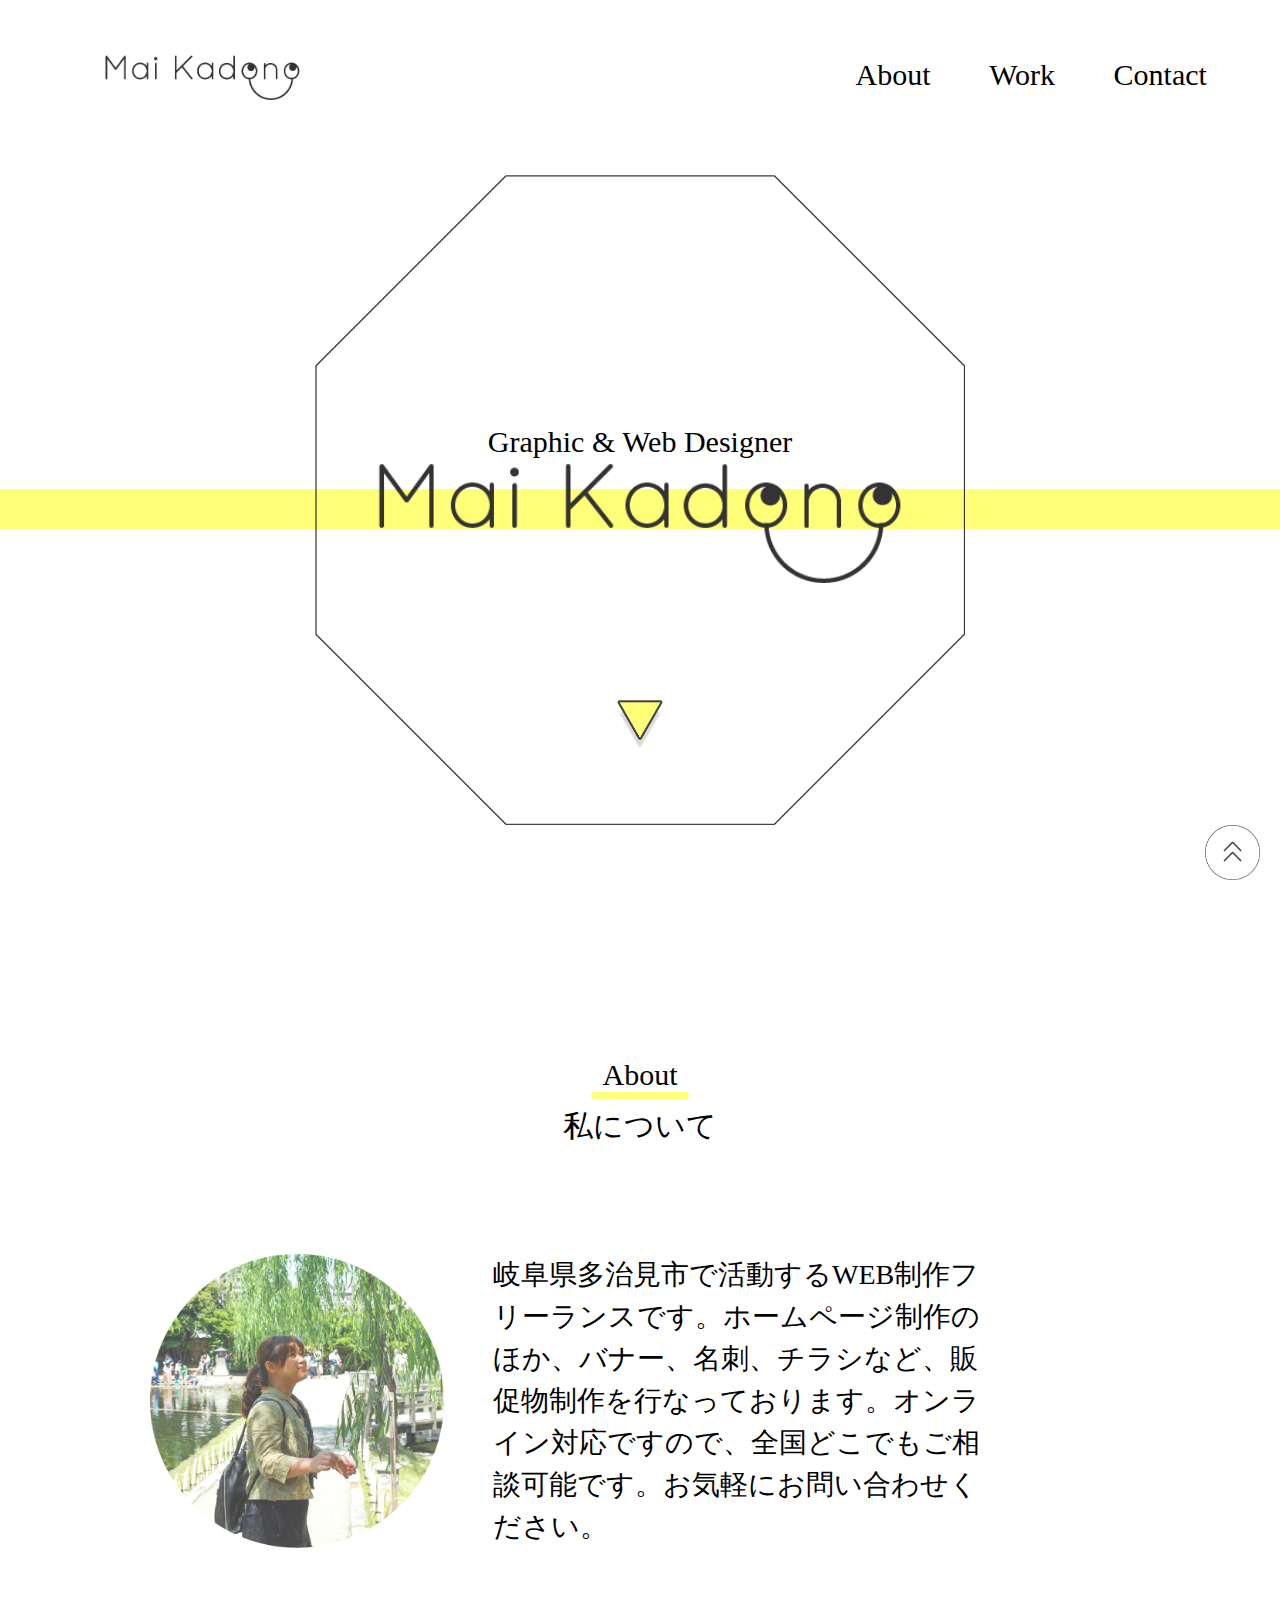
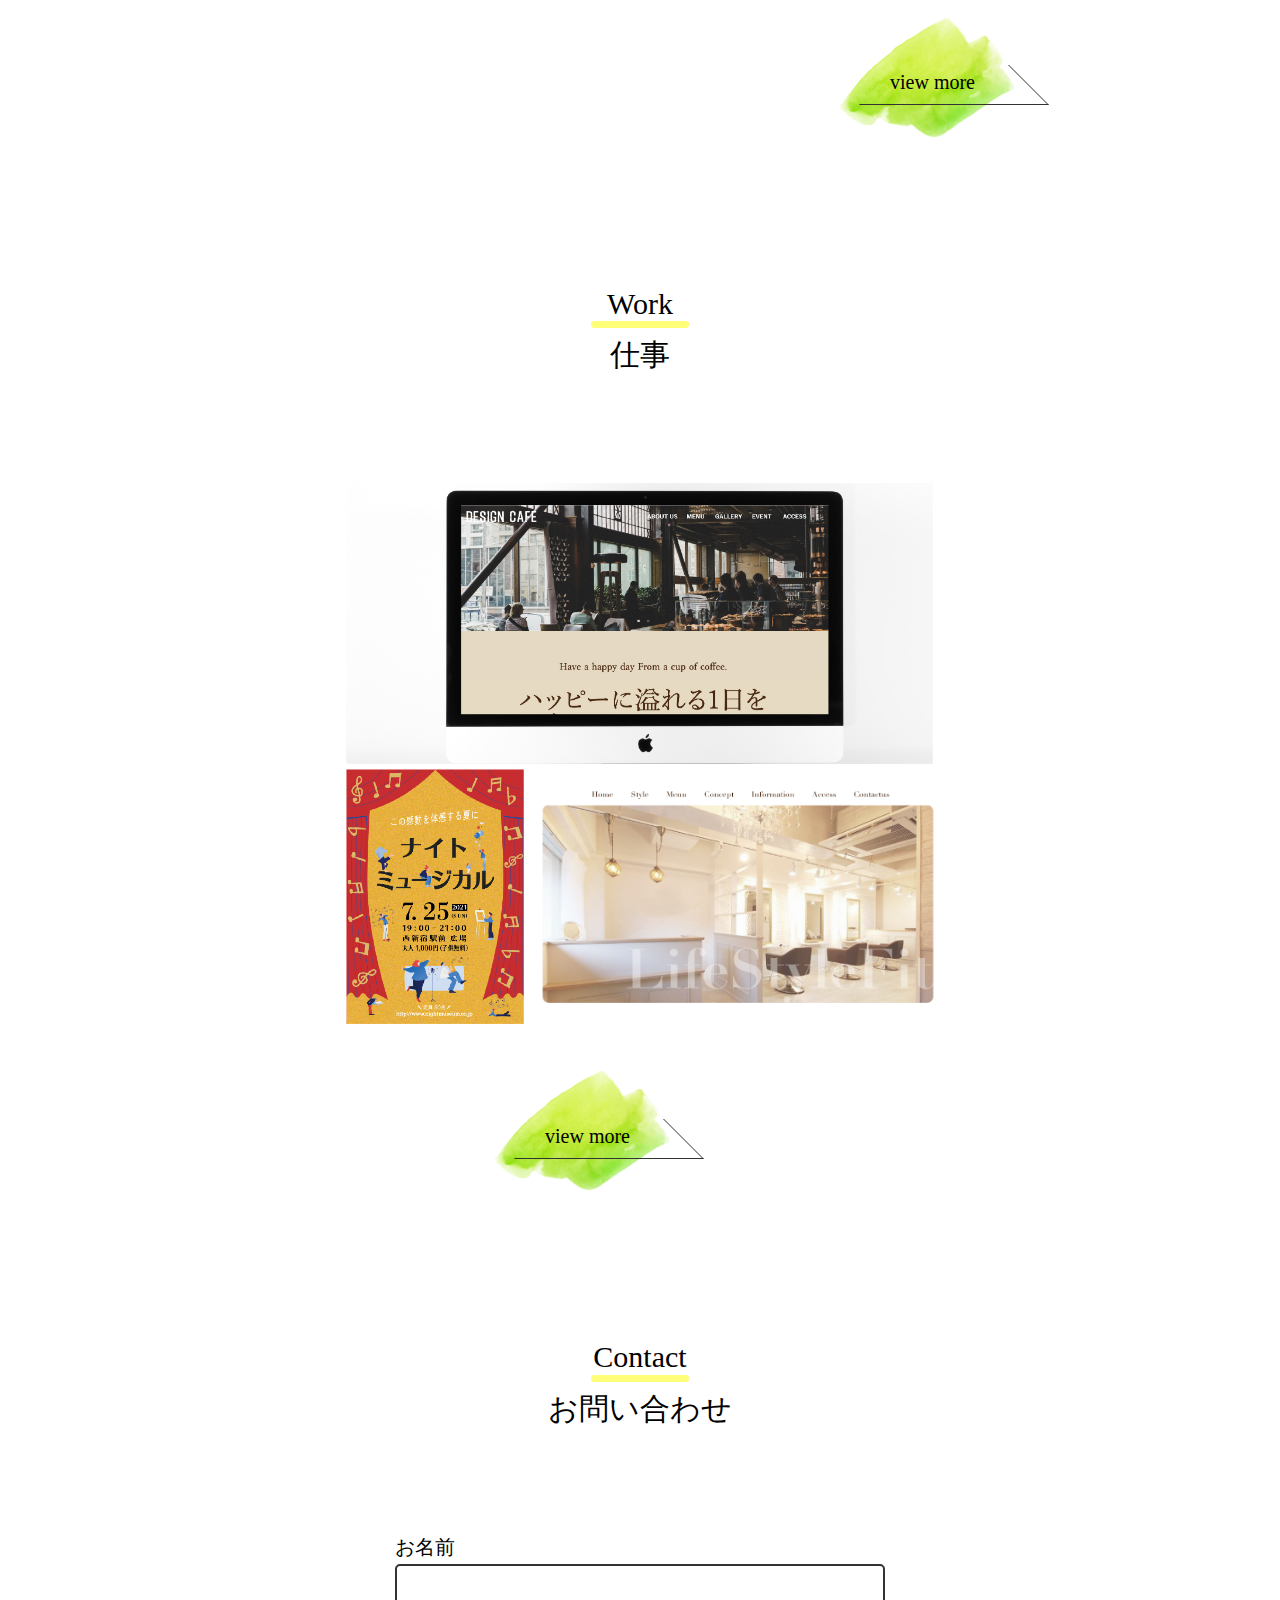
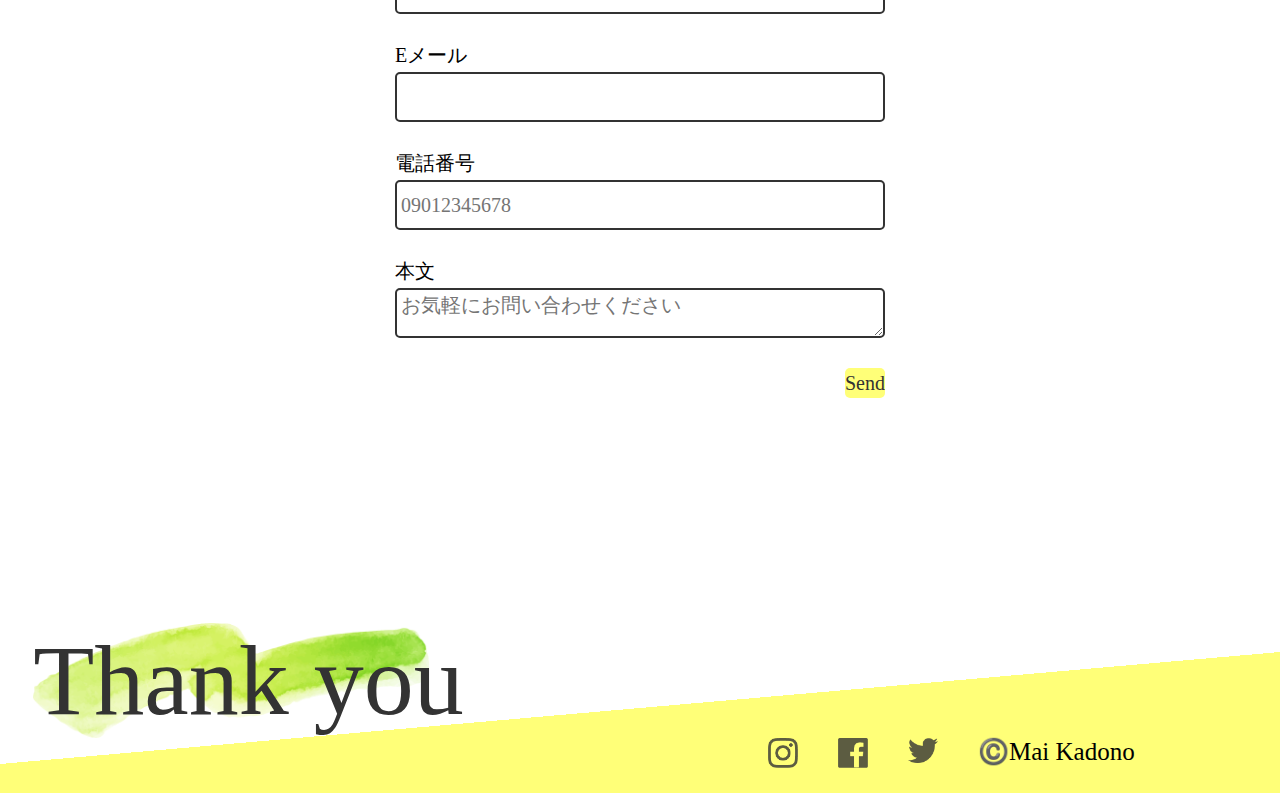
<file: index.html>
<!DOCTYPE html>
<html lang="ja">
    <head>
        <meta charset="UTF-8" />
        <meta http-equiv="X-UA-Compatible" content="IE=edge" />
        <meta name="viewport" content="width=device-width, initial-scale=1.0" />
        <title>Kadonomai 愛知岐阜でフリーランスのWeb制作をしています。</title>
        <script src="https://ajax.googleapis.com/ajax/libs/jquery/3.6.0/jquery.min.js"></script>
        <meta
            name="discription"
            content="名古屋、岐阜で活動中のWebフリーランス角野麻衣のポートフォリオサイトです。"
        />
        <link rel="stylesheet" href="reset.css" />
        <link rel="stylesheet" href="style.css" />
        <meta property="og:type" content="website" />
        <meta property="og:url" content="http://mai1988k-portfolio.com" />
        <meta property="og:title" content="KadonoMai_portfolio" />
        <meta
            property="og:discription"
            content="名古屋、岐阜で活動中のWebフリーランス角野麻衣のポートフォリオサイトです。"
        />
        <meta
            property="og:image"
            content="http://mai1988k-portfolio.com/image/OGP@2x.png"
        />
        <meta property="og:image:alt" content="KadonoMai_portfolio" />
        <meta property="og:image:width" content="1200" />
        <meta property="og:image:height" content="630" />
        <!-- ＃リンクのスムーススクロール -->
        <script>
            $(function () {
                $('a[href^="#"]').click(function () {
                    let speed = 400
                    let href = $(this).attr("href")
                    let target = $(href == "#" || href == "" ? "html" : href)
                    let position = target.offset().top
                    $("html, body").animate(
                        { scrollTop: position },
                        speed,
                        "swing"
                    )
                    return false
                })
            })
        </script>
    </head>

    <body>
        <!-- ここからヘッダー -->
        <header id="header">
            <div class="header_container">
                <p class="logo">
                    <a href="index.html">
                        <img
                            src="image/name_S@2x.png"
                            alt="MaiKadono_imgSmall"
                        />
                    </a>
                </p>

                <nav class="header_nav_list">
                    <ul>
                        <li><a href="#About">About</a></li>
                        <li><a href="#Work">Work</a></li>
                        <!-- <li><a href="#Blog">Blog</a></li> -->
                        <li><a href="#Contact">Contact</a></li>
                    </ul>
                </nav>

                <!-- スマホメニュー -->
                <nav class="sp_nav">
                    <ul>
                        <li><a href="#About">About</a></li>
                        <li><a href="#Work">Work</a></li>
                        <!-- <li><a href="#Blog">Blog</a></li> -->
                        <li><a href="#Contact">Contact</a></li>
                    </ul>
                </nav>
                <!-- ハンバーガーメニュー用のspan -->
                <div class="sp_menu_btn">
                    <span></span>
                </div>
            </div>

            <div class="header_container_second">
                <p class="title_text">Graphic & Web Designer</p>
                <hr class="fv_border" />
                <h1>
                    <img src="image/name_B@2x.png" alt="MaiKadono_imgBig" />
                </h1>
            </div>

            <picture class="octagon">
                <source
                    srcset="image/sp_octadon@2x.png"
                    media="(max_width:767px)"
                />
                <img src="image/octagon@2x.png" alt="Webサイト作成画像" />
            </picture>
            <div class="triangle">
                <a href="#About"
                    ><img src="image/triangle@2x.png" alt="scroll"
                /></a>
            </div>
        </header>

        <main class="main">
            <div class="container">
                <!-- about_わたしについて -->
                <section class="About" id="About">
                    <div class="title_wrap">
                        <h2>About</h2>
                        <hr class="title_border" />
                        <h3>私について</h3>
                    </div>
                    <div class="about_inner">
                        <img
                            src="image/Myphoto@2x-100.jpg"
                            alt="自己紹介用写真"
                        />
                        <p>
                            岐阜県多治見市で活動するWEB制作フリーランスです。ホームページ制作のほか、バナー、名刺、チラシなど、販促物制作を行なっております。オンライン対応ですので、全国どこでもご相談可能です。お気軽にお問い合わせください。
                        </p>
                    </div>
                    <!-- view_more -->
                    <div class="view_more view_more_about">
                        <a href="about.html">
                            <img
                                src="image/viewmore@2x.png"
                                alt="水彩テクスチャ"
                            />
                            <p>view more</p>
                            <div class="stickarrow"></div>
                        </a>
                    </div>
                </section>

                <!-- work_仕事 -->
                <section class="Work" id="Work">
                    <div class="title_wrap">
                        <h2>Work</h2>
                        <hr class="title_border" />
                        <h3>仕事</h3>
                    </div>
                    <div class="work_inner">
                        <a href="work.html#work_one"
                            ><figure class="work_top">
                                <picture>
                                    <source
                                        srcset="image/top_pc@2x-100.jpg"
                                        media="(max_width:767px)"
                                    />
                                    <img
                                        src="image/pc_work_website@2x-100.jpg"
                                        alt="Webサイト作成画像"
                                    />
                                </picture>
                                <figcaption class="figcaption">
                                    <p>制作期間:コーディング 3週間</p>
                                    <p>HTML/CSS/JavaScript</p>
                                </figcaption>
                            </figure>
                        </a>
                        <div class="work_sub">
                            <a href="work.html#work_two"
                                ><figure class="work_first">
                                    <picture>
                                        <source
                                            srcset="
                                                image/sp_work_graphic@2x-100.jpg
                                            "
                                            media="(max_width:767px)"
                                        />
                                        <img
                                            src="image/top_pc_night museum@2x-100.jpg"
                                            alt="チラシ作成参考画像"
                                        />
                                    </picture>
                                    <figcaption class="figcaption">
                                        <p>制作期間:デザイン 3日</p>
                                        <p>illustrator</p>
                                    </figcaption>
                                </figure>
                            </a>

                            <a href="work.html#work_three"
                                ><figure class="work_second">
                                    <picture>
                                        <source
                                            srcset="image/salonLP@2x.png"
                                            media="(max_width:767px)"
                                        />
                                        <img
                                            src="image/LP@2x.png"
                                            alt="美容室LP"
                                        />
                                    </picture>
                                    <figcaption class="figcaption">
                                        <p>制作期間:デザイン 5日</p>
                                        <p>illustrator</p>
                                    </figcaption>
                                </figure>
                            </a>
                        </div>
                    </div>
                    <!-- view_more -->
                    <div class="view_more">
                        <a href="work.html">
                            <img
                                src="image/viewmore@2x.png"
                                alt="水彩テクスチャ"
                            />
                            <p>view more</p>
                            <div class="stickarrow"></div>
                        </a>
                    </div>
                </section>
                <!-- contact_お問い合わせ -->
                <section class="Contact" id="Contact">
                    <div class="title_wrap">
                        <h2>Contact</h2>
                        <hr class="title_border" />
                        <h3>お問い合わせ</h3>
                    </div>
                    <form
                        action="https://docs.google.com/forms/u/0/d/e/1FAIpQLSfLj6aZkOrBJP9x_J5tRDJ1Ti_b_mrRBmUzx01caaEVBwuMyg/formResponse"
                        target="_self"
                        method="POST"
                        id="mG61Hd"
                        jsmodel="TOfxwf Q91hve CEkLOc"
                        data-shuffle-seed="356876660988259438"
                        data-response="%.@.[]]"
                        data-dlp-data="%.@.null,false,[]]"
                        data-first-entry="0"
                        data-last-entry="5"
                        data-is-first-page="true"
                    >
                        <!-- <ul class="ul_item"> -->
                        <div class="inp_list">
                            <p>
                                お名前
                                <input
                                    name="entry.580697281"
                                    type="text"
                                    required="required"
                                    id="textfield"
                                    class="g_form"
                                    placeholder=""
                                />
                            </p>
                            <p>
                                Eメール
                                <input
                                    name="entry.700691706"
                                    type="email"
                                    required="required"
                                    class="g_form"
                                    id="textfield4"
                                    placeholder=""
                                />
                            </p>
                            <p>
                                電話番号
                                <input
                                    name="entry.1395240795"
                                    type="text"
                                    required="required"
                                    class="g_form"
                                    id="textfield3"
                                    placeholder="09012345678"
                                />
                            </p>
                            <p>
                                本文
                                <textarea
                                    name="entry.495990214"
                                    class="g_form_text"
                                    id="entry.952897594"
                                    placeholder="お気軽にお問い合わせください"
                                ></textarea>
                            </p>
                            <p>
                                <input
                                    type="submit"
                                    class="send_bt"
                                    value="Send"
                                />
                            </p>
                        </div>
                        <!-- </ul> -->
                    </form>
                </section>
            </div>
        </main>
        <footer>
            <!-- <img src="2x/2x/thank you@2x.png" alt="thankyouイメージ" /> -->
            <p class="tankyou">Thank you</p>
            <div class="snsicon">
                <a href="https://www.instagram.com/maaai_1988/">
                    <img src="image/Instagram.png" alt="インスタグラムロゴ"
                /></a>
                <a href="https://www.facebook.com/ygvipmai/"
                    ><img src="image/facebook.png" alt="フェイスブックロゴ"
                /></a>
                <a href="https://twitter.com/mai1988kr/with_replies"
                    ><img src="image/Twitter.png" alt="ツイッターロゴ"
                /></a>
                <div class="copy">
                    <p>©️Mai Kadono</p>
                </div>
            </div>
            <p class="to_top">
                <a href="#header">
                    <img src="image/to_top_bt@2x.png" alt="TOPへボタン" />
                </a>
            </p>
        </footer>

        <script>
            $(function () {
                $(".sp_menu_btn,.sp_nav li a").click(function () {
                    $(".sp_menu_btn").toggleClass("open")
                    $(".sp_nav").fadeToggle()
                })
            })
        </script>
    </body>
</html>
</file>
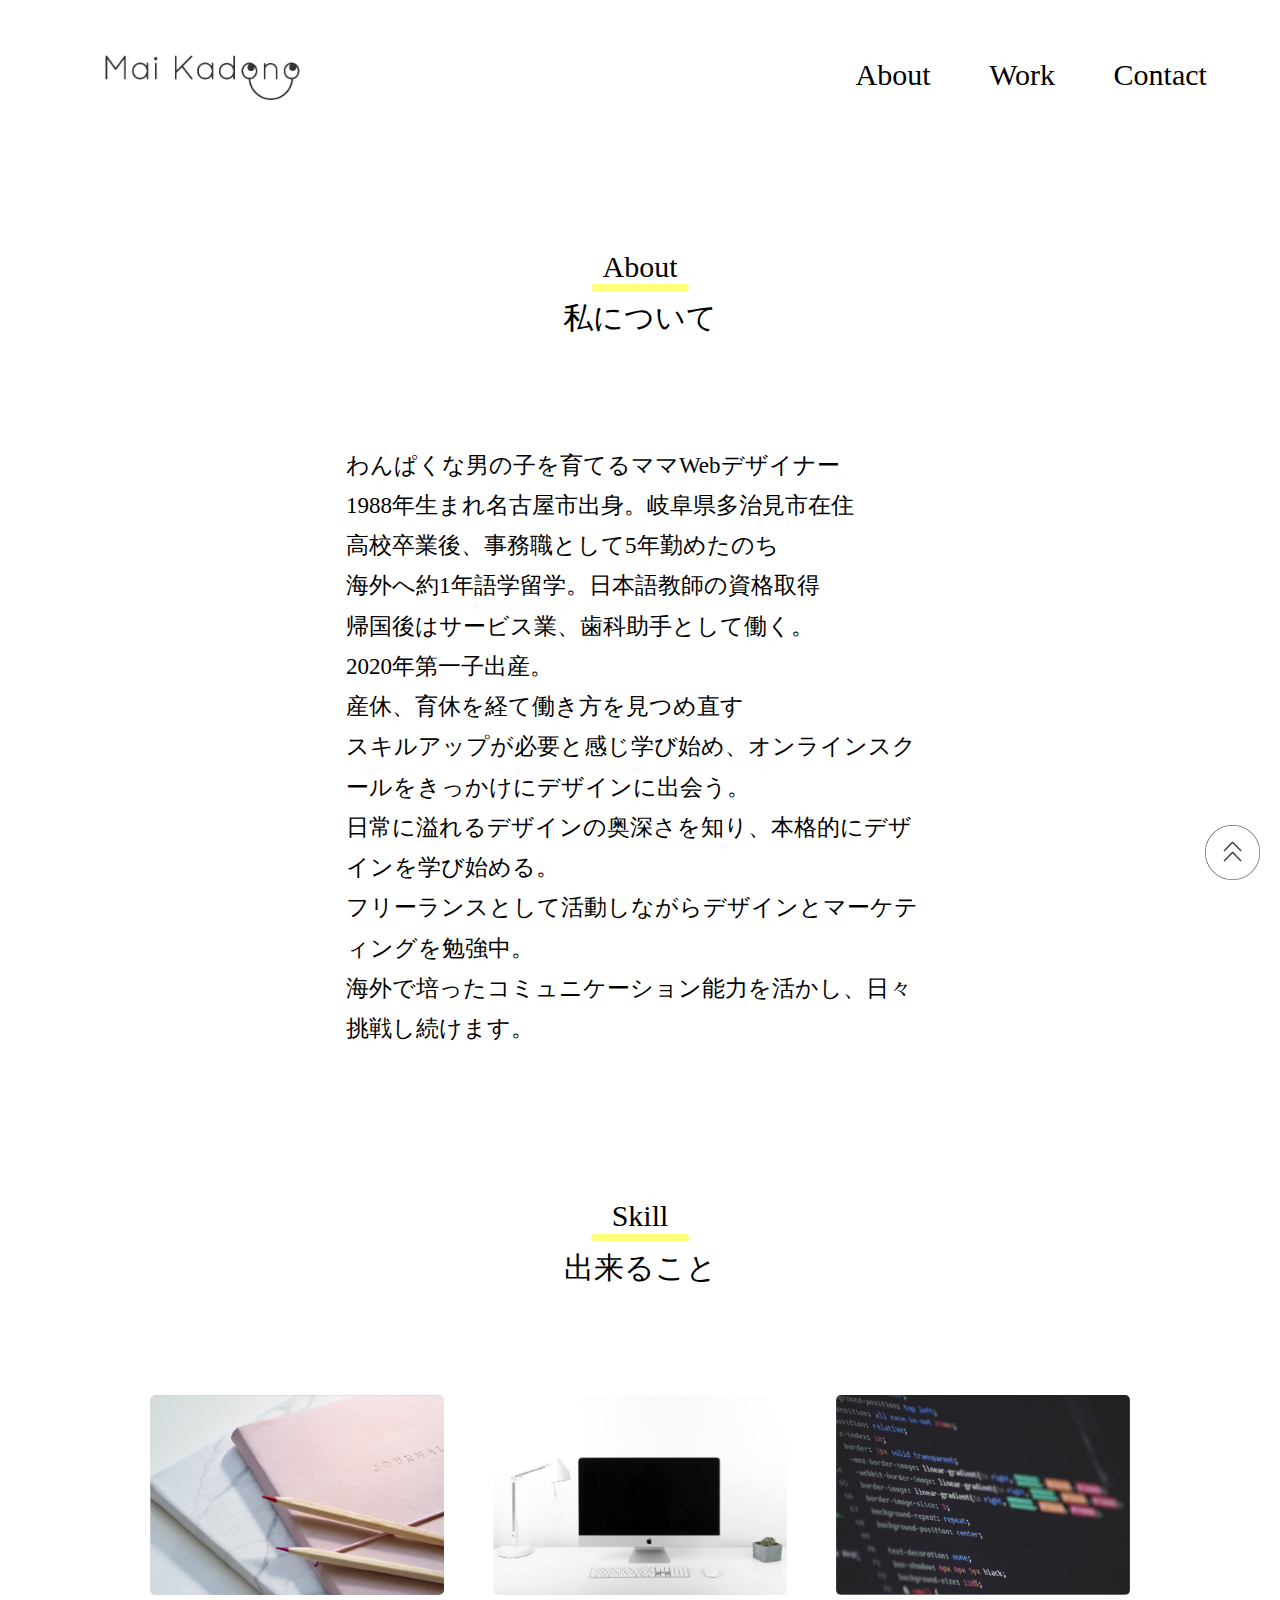
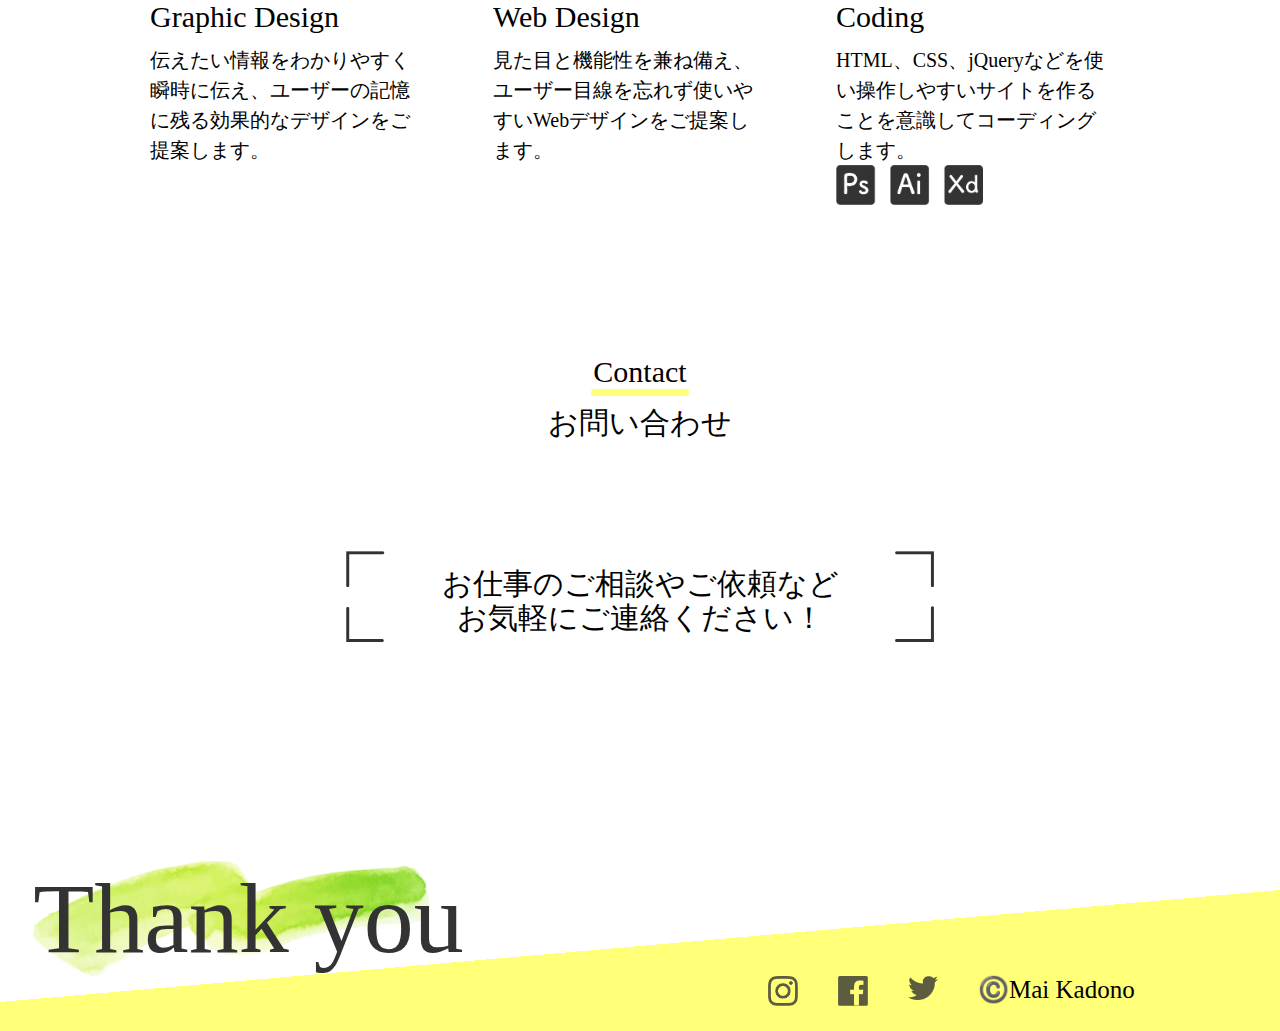
<file: about.html>
<!DOCTYPE html>
<html lang="ja">
    <head>
        <meta charset="UTF-8" />
        <meta http-equiv="X-UA-Compatible" content="IE=edge" />
        <meta name="viewport" content="width=device-width, initial-scale=1.0" />
        <title>Kadonomai 愛知岐阜でフリーランスのWeb制作をしています。</title>
        <script src="https://ajax.googleapis.com/ajax/libs/jquery/3.6.0/jquery.min.js"></script>
        <meta
            name="discription"
            content="名古屋、岐阜で活動中のWebフリーランス角野麻衣のポートフォリオサイトです。"
        />
        <link rel="stylesheet" href="reset.css" />
        <link rel="stylesheet" href="style.css" />
        <!-- ＃リンクのスムーススクロール -->
        <script>
            $(function () {
                $('a[href^="#"]').click(function () {
                    let speed = 500
                    let href = $(this).attr("href")
                    let target = $(href == "#" || href == "" ? "html" : href)
                    let position = target.offset().top
                    $("html, body").animate(
                        { scrollTop: position },
                        speed,
                        "swing"
                    )
                    return false
                })
            })
        </script>
    </head>

    <body>
        <!-- ここからヘッダー -->
        <header id="header">
            <div class="header_container">
                <p class="logo">
                    <!-- FVへのリンク -->
                    <a href="index.html">
                        <img
                            src="image/name_S@2x.png"
                            alt="MaiKadono_imgSmall"
                        />
                    </a>
                </p>
                <nav class="header_nav_list">
                    <ul>
                        <li><a href="index.html#About">About</a></li>
                        <li><a href="index.html#Work">Work</a></li>
                        <!-- <li><a href="#Blog">Blog</a></li> -->
                        <li><a href="index.html#Contact">Contact</a></li>
                    </ul>
                </nav>
                <!-- スマホメニュー -->
                <nav class="sp_nav">
                    <ul>
                        <li><a href="index.html#About">About</a></li>
                        <li><a href="index.html#Work">Work</a></li>
                        <!-- <li><a href="#Blog">Blog</a></li> -->
                        <li><a href="index.html#Contact">Contact</a></li>
                    </ul>
                </nav>
                <!-- ハンバーガーメニュー用のspan -->
                <div class="sp_menu_btn">
                    <span></span>
                </div>
            </div>
        </header>

        <main class="about_main">
            <div class="container">
                <!-- about_わたしについて -->
                <section class="About" id="About">
                    <div class="title_wrap">
                        <h2>About</h2>
                        <hr class="title_border" />
                        <h3>私について</h3>
                    </div>
                    <div class="about_inner_sbu">
                        <p>
                            わんぱくな男の子を育てるママWebデザイナー<br />
                            1988年生まれ名古屋市出身。岐阜県多治見市在住<br />
                            高校卒業後、事務職として5年勤めたのち<br />
                            海外へ約1年語学留学。日本語教師の資格取得<br />
                            帰国後はサービス業、歯科助手として働く。<br />
                            2020年第一子出産。<br>
                            産休、育休を経て働き方を見つめ直す<br>
                            スキルアップが必要と感じ学び始め、オンラインスクールをきっかけにデザインに出会う。<br/>
                            日常に溢れるデザインの奥深さを知り、本格的にデザインを学び始める。</br>
                            フリーランスとして活動しながらデザインとマーケティングを勉強中。</br>
                            海外で培ったコミュニケーション能力を活かし、日々挑戦し続けます。
                        </p>
                    </div>
                </section>

                <!-- skill_できること -->
                <section class="Skill" id="Skill">
                    <div class="title_wrap">
                        <h2>Skill</h2>
                        <hr class="title_border" />
                        <h3>出来ること</h3>
                    </div>
                    <div class="skill_wrap">
                        <figure class="skill_wrap_smallwrap">
                            <picture>
                                <img
                                    src="image/graphicdesign@2x-100.jpg"
                                    alt="グラフィックデザインイメージ画像"
                                />
                            </picture>
                            <figcaption class="figcaption">
                                <h4>Graphic Design</h4>
                                <p>
                                    伝えたい情報をわかりやすく瞬時に伝え、ユーザーの記憶に残る効果的なデザインをご提案します。
                                </p>
                            </figcaption>
                        </figure>
                        <figure class="skill_wrap_smallwrap">
                            <picture>
                                <img
                                    src="image/webdesign@2x-100.jpg"
                                    alt="ウェブデザインイメージ画像"
                                />
                            </picture>
                            <figcaption class="figcaption">
                                <h4>Web Design</h4>
                                <p>
                                    見た目と機能性を兼ね備え、ユーザー目線を忘れず使いやすいWebデザインをご提案します。
                                </p>
                            </figcaption>
                        </figure>
                        <figure class="skill_wrap_smallwrap">
                            <picture>
                                <img
                                    src="image/cording@2x-100.jpg"
                                    alt="コーディングイメージ画像"
                                />
                            </picture>
                            <figcaption class="figcaption">
                                <h4>Coding</h4>
                                <p>
                                    HTML、CSS、jQueryなどを使い操作しやすいサイトを作ることを意識してコーディングします。
                                </p>
                            </figcaption>
                            <img
                            class="adobe"
                            src="image/skill@2x.png"
                            alt="スキル一覧イメージ"
                        />
                            </figure>
                    </div>
                </section>
                <!-- contact_お問い合わせ -->
                <section class="Contact" id="Contact">
                    <div class="title_wrap">
                        <h2>Contact</h2>
                        <hr class="title_border" />
                        <h3>お問い合わせ</h3>
                    </div>

                    <div class="contact_link">
                        <img
                            src="image/contact_link.png"
                            alt="リンク背景イメージ"
                        />
                        <a href="index.html#Contact">
                            <p>
                                お仕事のご相談やご依頼など<br>
                                お気軽にご連絡ください！
                            </p>
                        </a>
                    </div>
                </section>
            </div>
        </main>

        <footer>
            <!-- <img src="2x/2x/thank you@2x.png" alt="thankyouイメージ" /> -->
            <p class="tankyou">Thank you</p>
            <div class="snsicon">
                <a href="https://www.instagram.com/maaai_1988/">
                    <img src="image/Instagram.png" alt="インスタグラムロゴ"
                /></a>
                <a href="https://www.facebook.com/ygvipmai/"
                    ><img src="image/facebook.png" alt="フェイスブックロゴ"
                /></a>
                <a href="https://twitter.com/mai1988kr/with_replies"
                    ><img src="image/Twitter.png" alt="ツイッターロゴ"
                /></a>
                <p class="copy">©️Mai Kadono</p>
            </div>
            <p class="to_top">
                <a href="#header">
                    <img src="image/to_top_bt@2x.png" alt="TOPへボタン" />
                </a>
            </p>
        </footer>

        <script>
            $(function () {
                $(".sp_menu_btn").click(function () {
                    $(".sp_menu_btn").toggleClass("open")
                    $(".sp_nav").fadeToggle()
                })
            })
        </script>
    </body>
</html>
</file>
<file: style.css>
@charset "utf-8";

html {
    font-size: 62.5%;
}

body {
    font-family: "Quicksand", "ヒラギノ丸ゴ Pro W4", "ヒラギノ丸ゴ Pro",
        "Hiragino Maru Gothic Pro";
}

.header_container {
    margin: 0 auto;
    padding-left: 8%;
    padding-right: 8%;
    padding-top: 50px;
    justify-content: space-between;
    align-items: center;
    width: 100%;
    display: flex;
}

.logo img {
    width: 40%;
}

.header_nav_list ul {
    display: flex;
    justify-content: center;
}
.header_nav_list li {
    margin-right: 25%;
    font-size: 3rem;
}

.header_container_second {
    margin: 325px auto;
    text-align: center;
    position: relative;
}

/* メインタイトル h1 */

.fv_border {
    border-width: 4rem 0rem 0rem 0rem;
    border-style: solid;
    border-color: #ffff78;
}

.title_text {
    font-size: 3rem;
    margin-bottom: 30px;
}

.header_container_second h1 img {
    width: 540px;
    margin-top: -80px;
}

/* 8角形 */

.octagon img {
    width: 650px;
    position: absolute;
    left: 50%;
    top: 500px;
    transform: translate(-50%, -50%);
    -webkit-transform: translate(-50%, -50%);
    -ms-transform: translate(-50%, -50%);
}

/* scroll */

.triangle img {
    position: absolute;
    margin: 0 auto;
    width: 45px;
    top: 700px;
    left: 50%;
    transform: translateX(-50%);
}

/* ーーーーーーーここからメインーーーーーーー */

/* .main {
    margin-top: 300px;
} */

.container {
    max-width: 1000px;
    padding: 0 1rem;
    box-sizing: border-box;
    margin: 0 auto;
}

/* コンテンツタイトル */
/* h2 */
.main,
.about_main,
.work_main .container h2 {
    font-size: 3rem;
}

/* h3 */

.main,
.about_main,
.work_main .container h3 {
    font-size: 3rem;
    margin-top: 20px;
}

.title_border {
    height: 7px;
    background-color: #ffff78;
    border: none;
    border-radius: 20px;
    width: 10%;
    margin: 0 auto 10px;
}

.title_wrap {
    text-align: center;
    margin: 0 auto 110px;
    padding-top: 150px;
}

/* ーーーーーーーabout わたしについてーーーーーーー */

.about_inner {
    display: flex;
    margin: 0 auto 70px;
}

.about_inner img {
    width: 30%;
    height: 30%;
    margin-right: 5%;
}

.about_inner p {
    font-size: 2.8rem;
    line-height: 1.5;
    width: 50%;
    font-feature-settings: "palt";
}

/* ーーーーーーーabout わたしについてsubーーーーーーー */
.about_main {
    margin: 0;
}

.about_inner_sbu {
    text-align: center;
    max-width: 60%;
    margin: 0 auto;
}

.about_inner_sbu p {
    font-size: 2.3rem;
    line-height: 1.75;
    font-feature-settings: "palt";
    text-align: left;
    display: inline-block;
}

/* view_more 共通箇所 */

.view_more {
    position: relative;
    width: 290px;
    margin: 0 auto;
}

.view_more_about {
    margin-right: 0;
}

.view_more img {
    width: 60%;
}

.view_more p {
    font-size: 2rem;
    position: absolute;
    top: 45%;
    height: 50%;
    padding-left: 50px;
}

.stickarrow {
    width: 65%;
    height: 40px;
    border-bottom: 1px solid #333;
    border-right: 1px solid #333;
    transform: skew(45deg);
    position: absolute;
    top: 40%;
}

/* ーーーーーーーwork 仕事ーーーーーーー*/
/* figcaptionはview moreで飛んでから制作期間、使用ツールを表示 */

.Work .figcaption {
    display: none;
}

.work_img {
    margin-bottom: 80px;
}

/* work始めにくる横長のHP制作イメージ */
.work_top img {
    width: 100%;
    margin-bottom: 5px;
}

/* 下2枚、横並びのイメージ */
.work_sub {
    display: flex;
    /* max-width: 1000px; */
}

.work_first img {
    width: 178px;
    margin-right: 10px;
}

.work_second img {
    width: 408px;
}

/* workのviewmoreはセンター揃え */
.view_more {
    margin-top: 4.5rem;
}

/* ーーーーーーーwork 仕事subーーーーーーー */

.work_main {
    margin: 0;
}
.contents {
    max-width: 960px;
    margin-left: auto;
    margin-right: auto;
}

.card-wrap {
    display: flex;
}

.card-list {
    background-color: #ffffff;
    margin-right: 20px;
}

/* .card-list:nth-child(3n) {
    margin-right: 0;
} */

.card-listImage > img {
    margin: 0%;
    width: 31.5%;
    font-size: 0;
}

.card-listTitle {
    font-size: 22px;
    font-weight: 700;
    color: #398072;
    border-left: 10px solid #398072;
    height: 30px;
    margin: 10px 0px 10px 10px;
    padding: 5px 0px 5px 5px;
}

.card-listText {
    font-size: 17px;
    color: #4c4c4c;
    background-color: #ffffff;
    background-clip: border-box;
    margin: 0px;
    padding: 5px 10px 10px;
}
.work_inner {
    width: 60%;
    margin: 0 auto;
}

.title_wrap_work {
    text-align: center;
    margin: 0 auto 140px;
    padding-top: 250px;
}

.work_sub_column {
    display: block;
    flex-direction: column;
    max-width: 50%;
    margin: 0 auto;
}

.work_img img {
    width: 100%;
    margin: 0 auto 10px;
}

/* 制作期間、使用ツール説明など */
.work_figcaption p {
    font-size: 2rem;
    line-height: 1.75;
}

/* デザインカフェへのボタン */
.cafe_btn {
    color: #fff;
    background-color: #333;
    width: 50%;
    text-align: center;
    padding: 1%;
}

.cafe_btn:hover {
    color: #ffffff;
    background-color: #ffff78;
}

.cafe_btn_radius {
    border-radius: 100vh;
}

/* ーーーーーーーskill_subーーーーーーー */

.skill {
    width: 100%;
}

.skill_wrap {
    display: flex;
    justify-content: space-between;
}

.skill_wrap_smallwrap {
    width: 30%;
}

.skill_wrap_smallwrap img {
    width: 100%;
    height: 200px;
    border-radius: 5px;
}

.figcaption h4 {
    font-size: 3rem;
    margin-top: 5px;
}

.figcaption p {
    font-size: 2rem;
    line-height: 1.5;
    margin-top: 10px;
    padding-right: 20px;
    font-feature-settings: "palt";
}

.skill_wrap_smallwrap img.adobe {
    width: 50%;
    height: 40px;
    border-radius: 0%;
    /* justify-self: start; */
}
/* ーーーーーーーcontact お問い合わせーーーーーーー */

input[type="text"],
input[type="email"],
textarea {
    border: 2px solid #333;
    background-color: #ffffff;
    width: 100%;
    margin: 0.5rem 0rem 3rem;
    padding: 4px 4px;
    border-radius: 5px;
    height: 5rem;
}

.inp_list {
    margin: 0 auto;
    max-width: 50%;
    justify-content: center;
}

.inp_list p {
    font-size: 2rem;
    display: flex;
    flex-direction: column;
}

.send_bt {
    text-align: center;
}

input[type="submit"] {
    background-color: #ffff78;
    color: #333;
    height: 3rem;
    border-radius: 5px;
    margin-left: auto;
}

.contact_link {
    width: 60%;
    margin: 0 auto;
}

.contact_link a:hover {
    text-decoration: underline;
}
.contact_link img {
    width: 100%;
}

.contact_link p {
    font-size: 3rem;
    text-align: center;
    margin-top: -75px;
}

/* ーーーーーーーfooterーーーーーーー */

footer {
    background-color: #ffff78;
    background: linear-gradient(
        175deg,
        #ffffff 0%,
        #ffffff 50%,
        #ffff78 50%,
        #ffff78 100%
    );
    padding-bottom: 55px;
    margin-top: 225px;
}

.tankyou {
    font-size: 10rem;
    color: #333;
    margin-left: 2.6%;
    background: url(image/thankyou@2x.png) no-repeat left center/contain;
}

.snsicon {
    display: flex;
    margin-left: 60%;
    margin-bottom: -30px;
}

.snsicon img {
    width: 3rem;
    margin-right: 4rem;
}

.copy {
    font-size: 2.5rem;
}

/* TOPへボタン */

.to_top {
    position: fixed;
    right: 20px;
    bottom: 20px;
}

.to_top img {
    width: 55px;
}

/* ハンバーガーメニュー */

.sp_nav {
    display: none;
}
/* スマホボタン消す */
.sp_menu_btn {
    display: none;
}

@media screen and (max-width: 1200px) {
    /* スマホ版メニュー  */

    .header_nav_list {
        display: none;
    }

    .sp_menu_btn {
        display: block;
        position: absolute;
        right: 30px;
        top: 60px;
        height: 30px;
        z-index: 10000;
        cursor: pointer;
    }

    .sp_menu_btn span {
        background-color: #333;
        width: 60px;
        height: 5px;
        display: block;
        position: relative;
        top: 17px;
        transition: 0.3s;
    }

    .sp_menu_btn span::before,
    .sp_menu_btn span::after {
        content: "";
        width: 60px;
        height: 5px;
        display: block;
        background-color: #333;
        position: absolute;
        transition: 0.3s;
    }

    .sp_menu_btn span::before {
        bottom: 20px;
    }

    .sp_menu_btn span::after {
        top: 20px;
    }

    .open span {
        background: transparent;
    }

    .open span::before {
        transform: rotate(45deg);
        bottom: 0px;
    }

    .open span::after {
        transform: rotate(135deg);
        top: 0px;
    }

    .sp_nav {
        position: absolute;
        top: 0;
        left: 0;
        height: 100vh;
        background: #ffff78;
        width: 100%;
        z-index: 9999;
    }

    .sp_nav ul {
        display: flex;
        flex-direction: column;
        justify-content: center;
        height: 100%;
    }

    .sp_nav li {
        color: #333;
        text-align: center;
        font-size: 3rem;
        margin: 1em 0;
    }

    /* 8角形 */

    .octagon img {
        width: 600px;
        position: absolute;
        left: 50%;
        top: 455px;
        transform: translate(-50%, -50%);
        -webkit-transform: translate(-50%, -50%);
        -ms-transform: translate(-50%, -50%);
    }

    /* scroll */

    .triangle img {
        position: absolute;
        margin: 0 auto;
        width: 50px;
        top: 650px;
        left: 50%;
        transform: translateX(-50%);
    }

    /* メインタイトル h1 */

    .fv_border {
        border-width: 3.5rem 0rem 0rem 0rem;
        border-style: solid;
        border-color: #ffff78;
    }

    .title_text {
        font-size: 3rem;
        margin-bottom: 40px;
    }

    .header_container_second {
        margin: 275px auto;
    }

    .header_container_second h1 img {
        width: 430px;
        margin-top: -63px;
    }

    .main,
    .about_main,
    .work_main .container h2 {
        font-size: 3rem;
    }

    .main,
    .about_main,
    .work_main .container h3 {
        font-size: 3rem;
        margin-top: 10px;
    }

    .title_border {
        height: 4px;
        background-color: #ffff78;
        border: none;
        border-radius: 20px;
        width: 10%;
        margin: 0 auto 10px;
    }

    .title_wrap {
        text-align: center;
        margin: 0 auto 70px;
        padding-top: 85px;
    }

    /* view_more  */

    .view_more {
        position: relative;
        width: 290px;
        margin: 0 auto;
        margin-top: 3rem;
    }

    .view_more img {
        width: 50%;
    }

    .view_more p {
        font-size: 2rem;
        position: absolute;
        top: 45%;
        height: 50%;
        padding-left: 50px;
    }

    .stickarrow {
        width: 65%;
        height: 25px;
        border-bottom: 1px solid #333;
        border-right: 1px solid #333;
        transform: skew(45deg);
        position: absolute;
        top: 50%;
        left: -2%;
    }

    /* about_私について */

    .about_inner {
        display: flex;
        flex-direction: column;
        justify-content: center;
    }

    .about_inner img {
        width: 30%;
        height: 30%;
        margin: 0 auto;
    }

    .about_inner p {
        font-size: 2rem;
        line-height: 1.6;
        width: 50%;
        margin: 30px auto 10px;
        font-feature-settings: "palt";
    }

    .about_inner_sbu {
        max-width: 50%;
    }

    .about_inner_sbu p {
        font-size: 2rem;
        line-height: 1.6;
    }

    /* work_仕事 */

    .work_top.work_sub {
        max-width: 100%;
        width: 300px;
    }

    .work_first img {
        width: 100%;
        margin: 0 auto;
    }

    .work_sub {
        display: block;
    }

    .work_first {
        width: 50%;
        margin: 0 auto;
    }

    .work_second {
        display: none;
    }

    /* スキル＿出来ること */

    .skill_wrap {
        display: flex;
        flex-direction: column;
        align-items: center;
    }

    .skill_wrap_smallwrap {
        max-width: 100%;
        width: 300px;
        margin-bottom: 35px;
    }

    .skill_wrap_smallwrap img.adobe {
        width: 30%;
        height: 25px;
        border-radius: 0%;
    }

    .work_figcaption p {
        font-size: 1.5rem;
        line-height: 1.5;
    }

    /* ーーーーーーーcontact お問い合わせーーーーーーー */

    .contact_link {
        width: 50%;
        margin: 0 auto;
    }

    .contact_link p {
        font-size: 2rem;
        margin-top: -58px;
    }

    .inp_list p {
        font-size: 1.5rem;
    }

    /* ーーーーーーーfooterーーーーーーー */

    footer {
        margin-top: 150px;
    }

    .tankyou {
        font-size: 8rem;
        color: #333;
        margin-left: 2.6%;
        background: url(image/thankyou@2x.png) no-repeat left center/contain;
    }

    .snsicon {
        display: flex;
        margin-left: 60%;
        margin-bottom: -30px;
    }

    .snsicon img {
        width: 2rem;
        margin-right: 2rem;
    }

    .copy {
        font-size: 1.8rem;
    }
    .to_top img {
        width: 50px;
    }
}

@media screen and (max-width: 767px) {
    .header_container {
        padding-top: 35px;
    }

    .sp_menu_btn {
        top: 30px;
    }

    .sp_menu_btn span {
        width: 35px;
        height: 3px;
    }

    .sp_menu_btn span::before,
    .sp_menu_btn span::after {
        width: 35px;
        height: 3px;
    }

    .sp_menu_btn span::before {
        bottom: 10px;
    }

    .sp_menu_btn span::after {
        top: 10px;
    }

    .open span {
        background: transparent;
    }

    .open span::before {
        transform: rotate(45deg);
        bottom: 0px;
    }

    .open span::after {
        transform: rotate(135deg);
        top: 0px;
    }

    /* 8角形 */

    .octagon img {
        width: 270px;
        position: absolute;
        left: 50%;
        top: 250px;
        transform: translate(-50%, -50%);
        -webkit-transform: translate(-50%, -50%);
        -ms-transform: translate(-50%, -50%);
    }

    /* scroll */

    .triangle img {
        position: absolute;
        margin: 0 auto;
        width: 30px;
        top: 435px;
        left: 50%;
        transform: translateX(-50%);
    }

    /* メインタイトル h1 */

    .header_container_second {
        margin: 160px auto;
    }

    .fv_border {
        border-width: 2.5rem 0rem 0rem 0rem;
        border-style: solid;
        border-color: #ffff78;
    }

    .title_text {
        font-size: 1.3rem;
        margin-bottom: 4px;
    }

    .header_container_second h1 img {
        width: 230px;
        margin-top: -34px;
    }

    /* コンテンツタイトル */

    /* .main {
        margin-top: 150px;
    }
 */
    .main,
    .about_main,
    .work_main .container h2 {
        font-size: 1.5rem;
    }

    .main,
    .about_main,
    .work_main .container h3 {
        font-size: 1.5rem;
        margin-top: 10px;
    }

    .title_border {
        height: 4px;
        background-color: #ffff78;
        border: none;
        border-radius: 20px;
        width: 7%;
        margin: 0 auto 10px;
    }

    .title_wrap {
        text-align: center;
        margin: 0 auto 30px;
        padding-top: 60px;
    }

    /* view_more  */

    .view_more {
        position: relative;
        width: 290px;
        margin-top: 3rem;
        text-align: center;
    }

    .view_more_about {
        margin-right: 0;
    }

    .view_more img {
        width: 40%;
    }

    .view_more p {
        font-size: 1.3rem;
        position: absolute;
        top: 45%;
        height: 50%;
        padding-left: 80px;
    }

    .stickarrow {
        width: 40%;
        height: 25px;
        border-bottom: 1px solid #333;
        border-right: 1px solid #333;
        transform: skew(45deg);
        position: absolute;
        top: 45%;
        left: 20%;
    }

    .sp_nav li {
        font-size: 2rem;
    }

    .about_inner {
        margin: 0 auto 30px;
    }

    .about_inner p {
        font-size: 1.5rem;
        line-height: 1.6;
        width: 75%;
        font-feature-settings: "palt";
    }

    .about_inner_sbu {
        max-width: 80%;
    }

    .about_inner_sbu p {
        font-size: 1.2rem;
        line-height: 1.3;
    }

    .work_top {
        margin-bottom: 30px;
    }

    .work_img {
        margin-bottom: 30px;
    }

    .figcaption h4 {
        font-size: 2rem;
    }

    .figcaption p {
        font-size: 1.2rem;
    }

    .work_figcaption p {
        font-size: 1rem;
        line-height: 1.2;
    }

    /* デザインカフェへのボタン */
    .cafe_btn {
        width: 100%;
    }

    .skill_wrap_smallwrap {
        max-width: 80%;
    }

    .skill_wrap_smallwrap img.adobe {
        height: 21px;
    }

    /* contact お問い合わせ */

    .contact_link {
        width: 60%;
    }

    .contact_link p {
        font-size: 1rem;
        margin-top: -26px;
    }

    .inp_list p {
        font-size: 1rem;
    }

    input[type="text"],
    input[type="email"],
    textarea {
        height: 3rem;
        margin: 0.5rem 0rem 1rem;
    }

    input[type="submit"] {
        height: 2rem;
        border-radius: 5px;
    }

    .tankyou {
        font-size: 3rem;
        color: #333;
        margin-left: 2.6%;
        background: url(image/thankyou@2x.png) no-repeat left center/contain;
    }

    footer {
        margin-top: 100px;
    }

    .snsicon {
        display: flex;
        margin-left: 50%;
        margin-bottom: -45px;
    }

    .snsicon img {
        width: 1rem;
        margin-right: 1rem;
    }

    .copy {
        font-size: 1rem;
    }

    .to_top {
        position: fixed;
        right: 20px;
        bottom: 30px;
    }

    .to_top img {
        width: 35px;
    }
}
</file>
